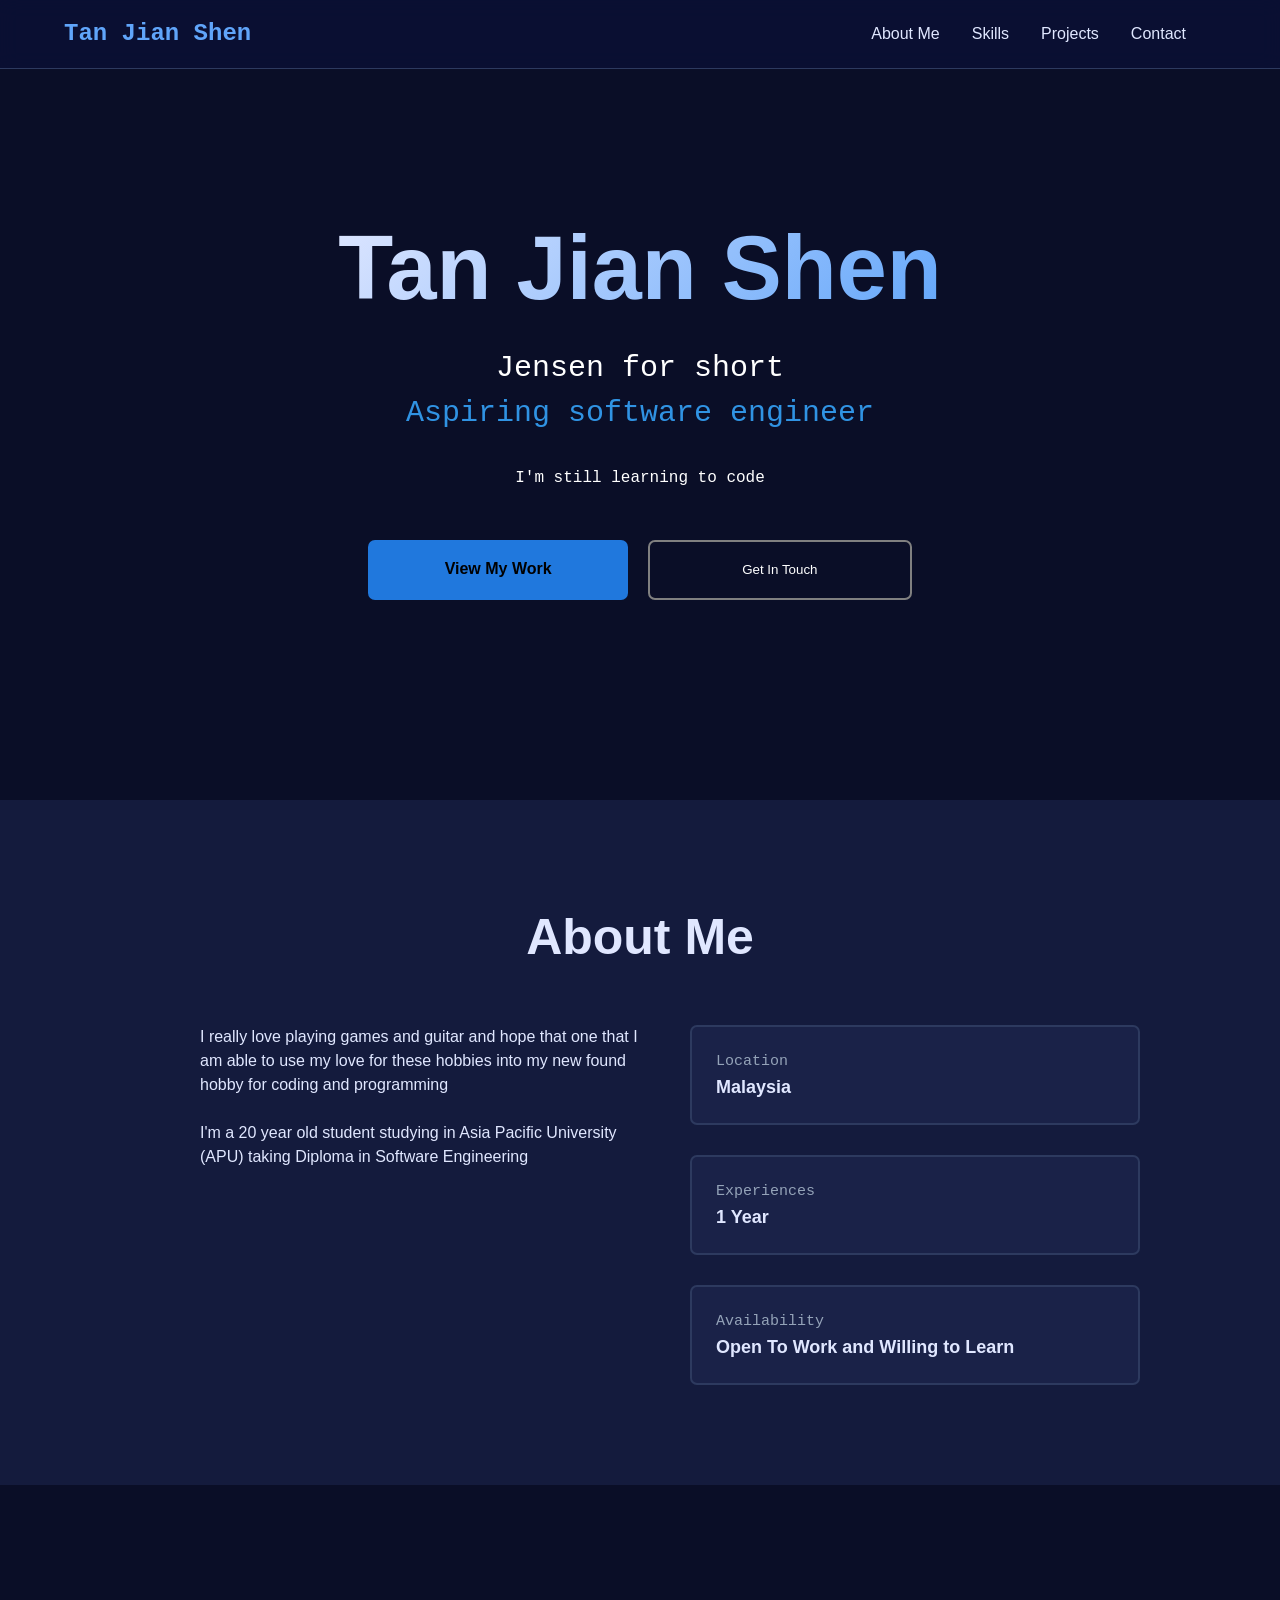
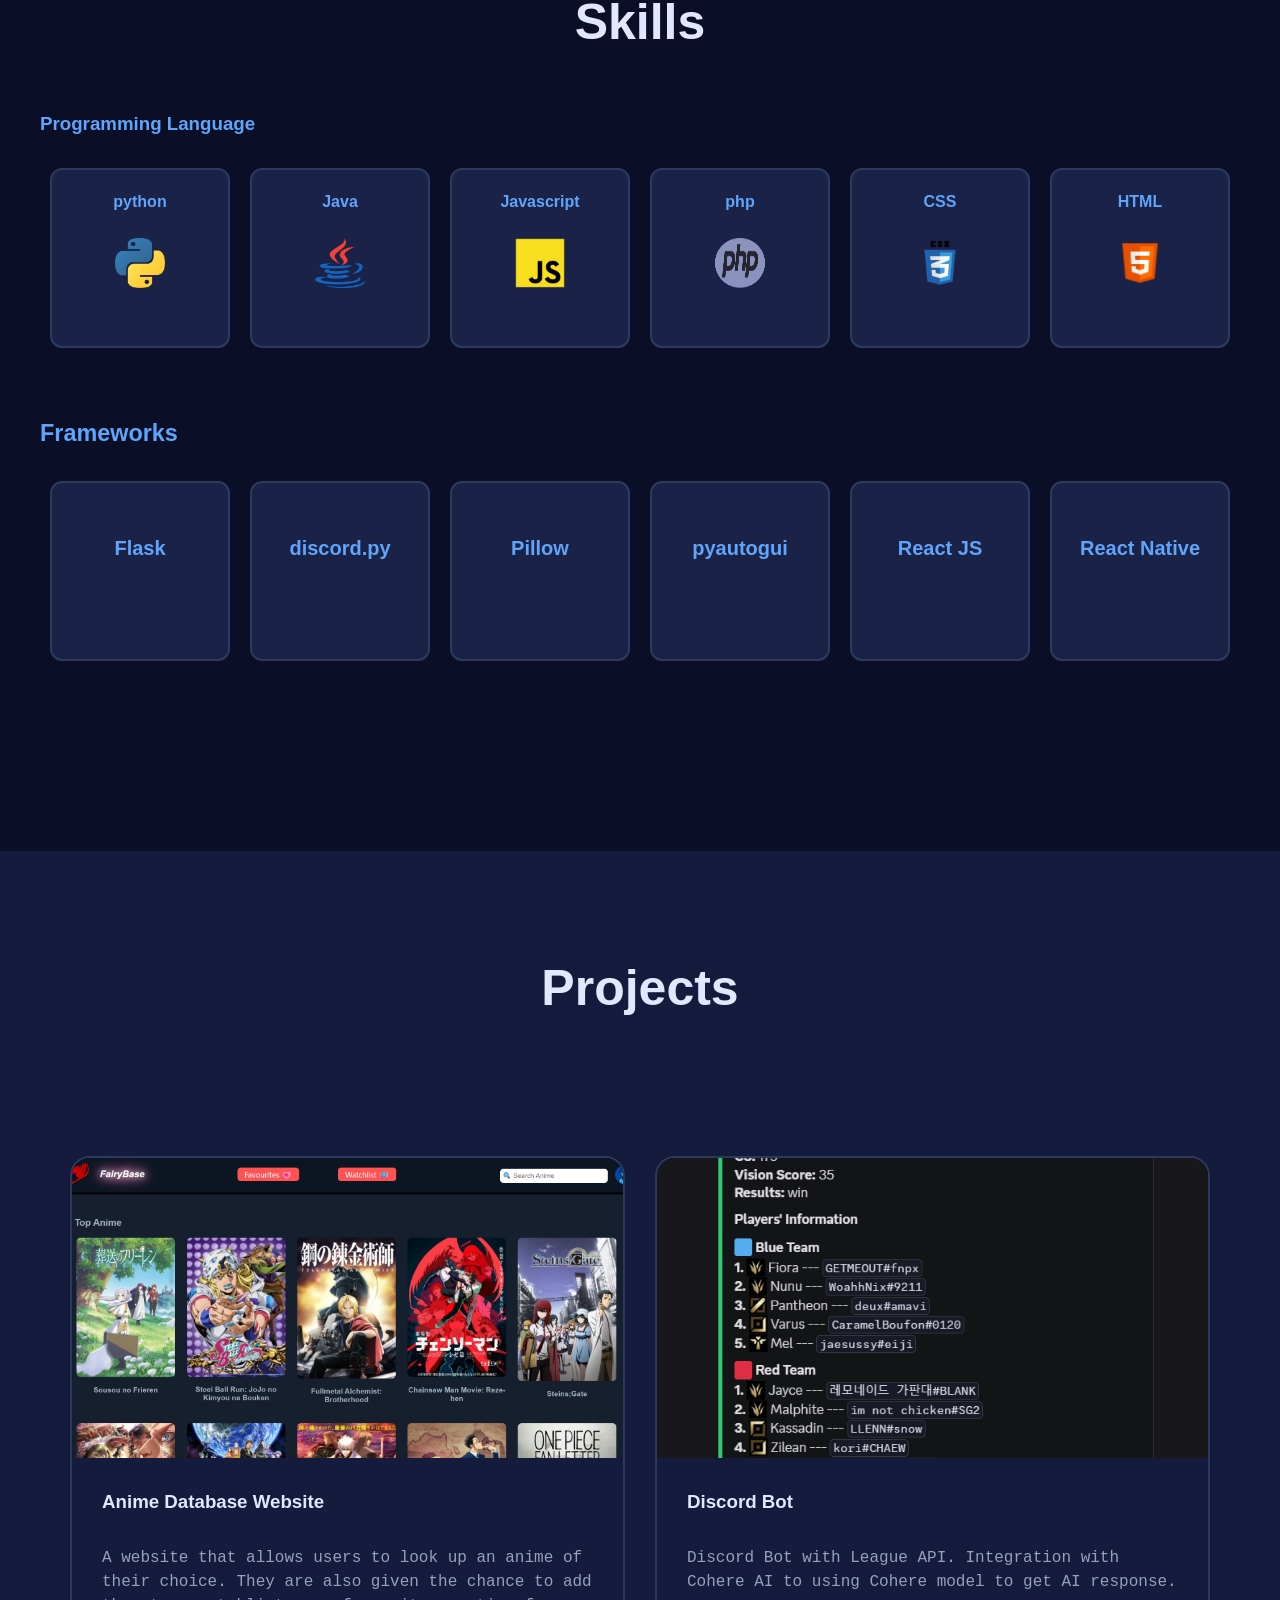
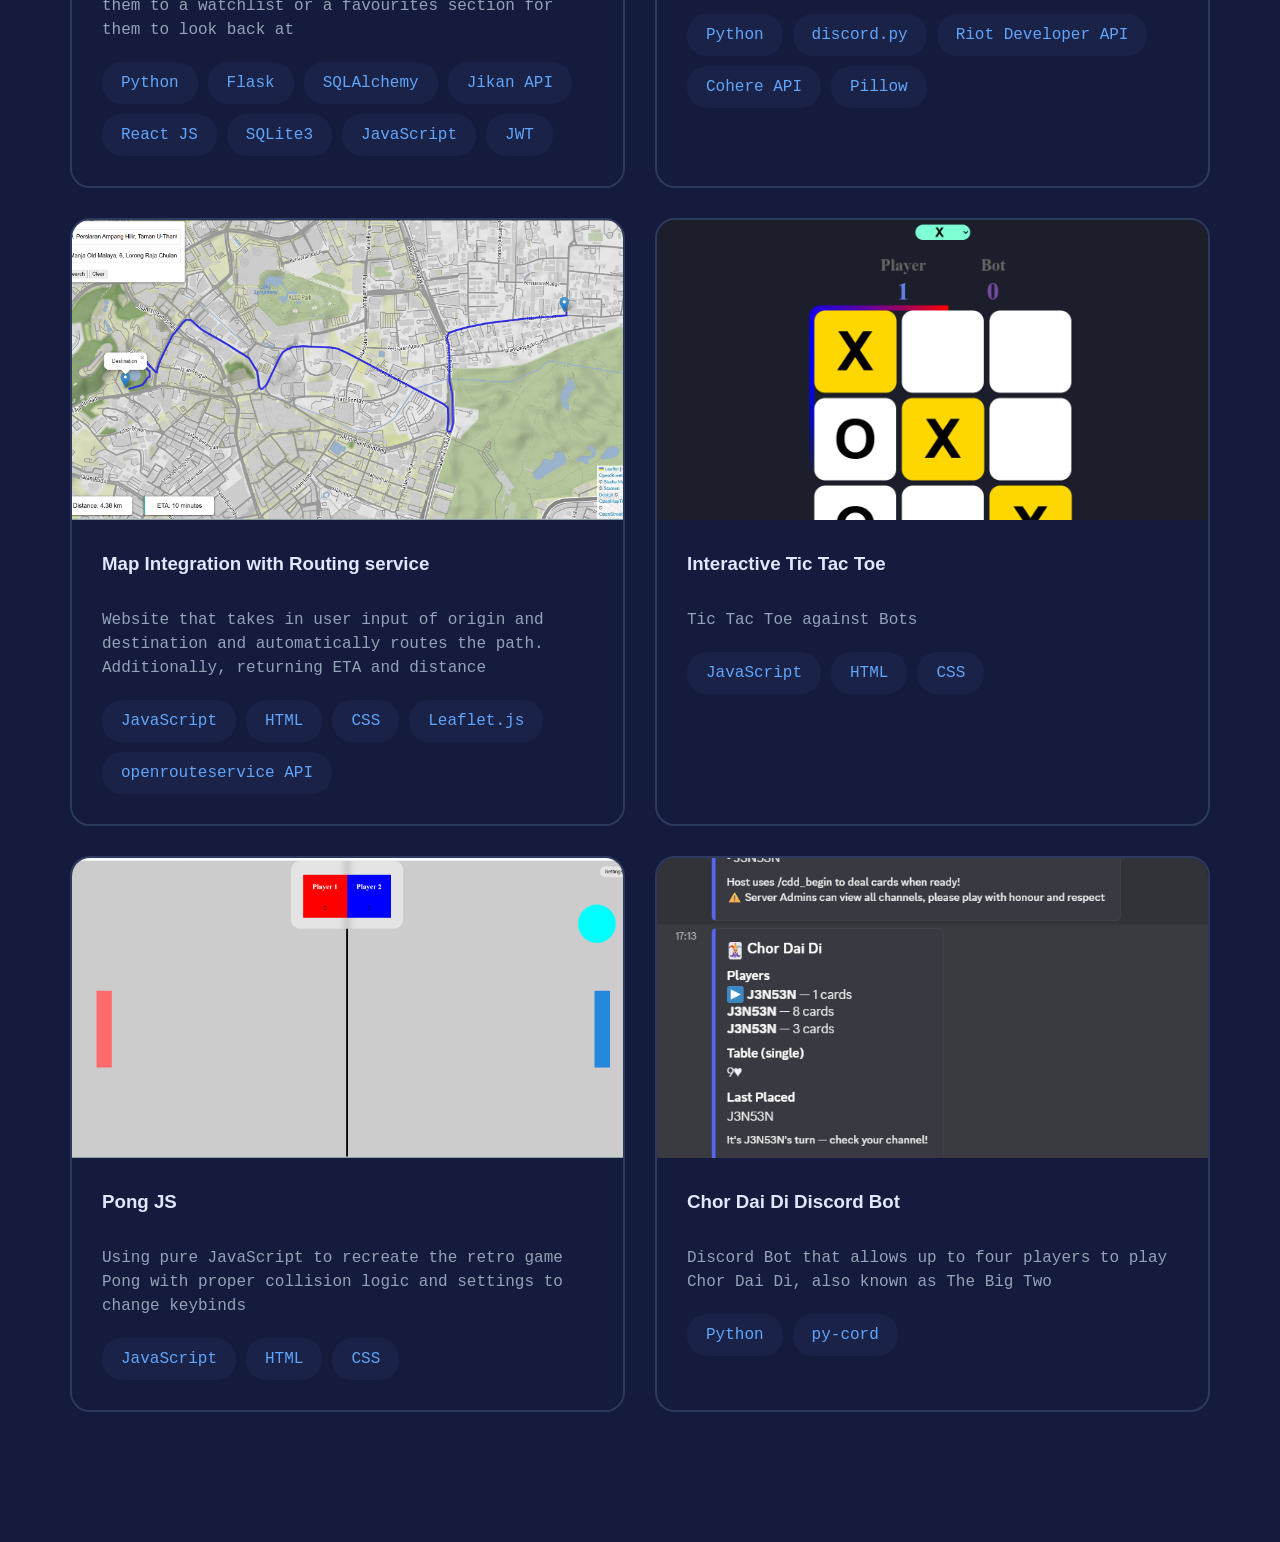
<file: index.html>
<!DOCTYPE html>
<html lang="en">
<head>
    <meta charset="UTF-8">
    <meta name="viewport" content="width=device-width, initial-scale=1.0">
    <title>Portfolio</title>
    <link rel="stylesheet" href="./styles.css">
</head>
<body>
    <!-- Navigation Section -->
    <nav id="nav" class="nav">
        <div class="navBar">
            <a class="logo" href="#home">Tan Jian Shen</a>
            <ul class="nav-content">
                <li><a href="#about">About Me</a></li>
                <li><a href="#skills">Skills</a></li>
                <li><a href="#projects">Projects</a></li>
                <li><a href="#home" class="btn-contact-nav">Contact</a></li>
            </ul>
        </div>
    </nav>

    <!-- Main Page Section? -->
    <div id="home" class="hero">
        <div class="container">
            <div class="my-content">
                <h1 class="name">Tan Jian Shen</h1>
                <p class="subheader">Jensen for short</p>
                <p class="subtitle"> Aspiring software engineer</p>
                <p class="description">I'm still learning to code</p>
                <div class="main-cta">
                    <a href="#projects" class="btn btn-project">View My Work</a>
                    <button class="btn btn-contact">Get In Touch</button>

                </div>
                <div id="contacts" class="contacts">
                    <div><a href="https://github.com/LLENNP90" target="_blank"><img class="contacts-img" src="./images/github.png" ></a></div>
                    <div><a href="https://www.instagram.com/j3n53n02/" target="_blank"><img class="contacts-img" src="./images/instagram.png" ></a></div>
                    <div><a href="https://www.linkedin.com/in/tan-jian-shen-82088a345/" target="_blank"><img class="contacts-img" src="./images/linkedin.png" ></a></div>
                    <div><a href="https://discordapp.com/users/559699566937636870" target="_blank"><img class="contacts-img" src="./images/discord.png" ></a></div>
                </div>
            </div>
        </div>
    </div>

    <!-- About Section -->
    <div id="about" class="about">
        <div class="container">
            <h2 class="about-title">About Me</h2>
            <div class="about-content">
                <div class="about-text">
                    <p>I really love playing games and guitar and hope that one that I am able to use my love for these hobbies into my new found hobby for coding and programming</p> <br>
                    <p>I'm a 20 year old student studying in Asia Pacific University (APU) taking Diploma in Software Engineering</p>
                </div>
                <div class="about-info">
                    <div class="info-item">
                        <p class="info-h">Location</p>
                        <p class="info-d">Malaysia</p>
                    </div>
                    <div class="info-item">
                        <p class="info-h">Experiences</p>
                        <p class="info-d">1 Year</p>
                    </div>
                    <div class="info-item">
                        <p class="info-h">Availability</p>
                        <p class="info-d">Open To Work and Willing to Learn</p>
                    </div>
                </div>
            </div>
        </div>
    </div>

    <!-- Skills Section -->
    <div id="skills" class="skills">
        <div class="container">
            <h2 class="skill-title">Skills</h2>
            <div class="skills-category">
                <h3 class="category-title">Programming Language</h3>
                <div class="skill-grid"></div>
            </div>
            <div class="skills-category" id="framework">
                <h3 class="category-title">Frameworks</h3>
                <div class="framework-grid"></div>
            </div>
        </div>
    </div>

    <!-- Projects Section -->
    <div id="projects" class="projects">
        <div class="container">
            <h2 class="project-title">Projects</h2>
            <div class="project-grid">
                <div class="project-card">
                    <div class="project-img">
                        <img src="images/FairyBase.png" alt="test">
                    </div>
                    <div class="project-info">
                        <h3>Anime Database Website</h3>
                        <p class="project-description">A website that allows users to look up an anime of their choice. They are also given the chance to add them to a watchlist or a favourites section for them to look back at</p>
                        <div class="project-tags">
                            <span class="tag">Python</span>
                            <span class="tag">Flask</span>
                            <span class="tag">SQLAlchemy</span>
                            <span class="tag">Jikan API</span>
                            <span class="tag">React JS</span>
                            <span class="tag">SQLite3</span>
                            <span class="tag">JavaScript</span>
                            <span class="tag">JWT</span>
                        </div>
                    </div>
                </div>
                <div class="project-card">
                    <div class="project-img">
                        <img id="discord" src="images/lol_bot.png" alt="test">
                    </div>
                    <div class="project-info">
                        <h3>Discord Bot</h3>
                        <p class="project-description">Discord Bot with League API. Integration with Cohere AI to using Cohere model to get AI response.</p>
                        <div class="project-tags">
                            <span class="tag">Python</span>
                            <span class="tag">discord.py</span>
                            <span class="tag">Riot Developer API</span>
                            <span class="tag">Cohere API</span>
                            <span class="tag">Pillow</span>
                        </div>
                    </div>
                </div>
                <div class="project-card">
                    <div class="project-img">
                        <img src="images/map-eg.png" alt="test" >
                    </div>
                    <div class="project-info">
                        <h3>Map Integration with Routing service</h3>
                        <p class="project-description">Website that takes in user input of origin and destination and automatically routes the path. Additionally, returning ETA and distance</p>
                        <div class="project-tags">
                            <span class="tag">JavaScript</span>
                            <span class="tag">HTML</span>
                            <span class="tag">CSS</span>
                            <span class="tag">Leaflet.js</span>
                            <span class="tag">openrouteservice API</span>
                        </div>
                    </div>
                </div>
                <div class="project-card">
                    <div class="project-img">
                        <img src="images/tictactoe.png" alt="test" >
                    </div>
                    <div class="project-info">
                        <h3>Interactive Tic Tac Toe </h3>
                        <p class="project-description">Tic Tac Toe against Bots</p>
                        <div class="project-tags">
                            <span class="tag">JavaScript</span>
                            <span class="tag">HTML</span>
                            <span class="tag">CSS</span>
                        </div>
                    </div>
                </div>
                <div class="project-card">
                    <div class="project-img">
                        <img src="images/pongJs.png" alt="test" >
                    </div>
                    <div class="project-info">
                        <h3>Pong JS </h3>
                        <p class="project-description">Using pure JavaScript to recreate the retro game Pong with proper collision logic and settings to change keybinds</p>
                        <div class="project-tags">
                            <span class="tag">JavaScript</span>
                            <span class="tag">HTML</span>
                            <span class="tag">CSS</span>
                        </div>
                    </div>
                </div>
                <div class="project-card">
                    <div class="project-img">
                        <img src="images/cdd_bot.png" alt="test" >
                    </div>
                    <div class="project-info">
                        <h3>Chor Dai Di Discord Bot</h3>
                        <p class="project-description">Discord Bot that allows up to four players to play Chor Dai Di, also known as The Big Two</p>
                        <div class="project-tags">
                            <span class="tag">Python</span>
                            <span class="tag">py-cord</span>
                        </div>
                    </div>
                </div>
            </div>
        </div>
    </div>
    <script src="script.js"></script>
</body>
</html>
</file>
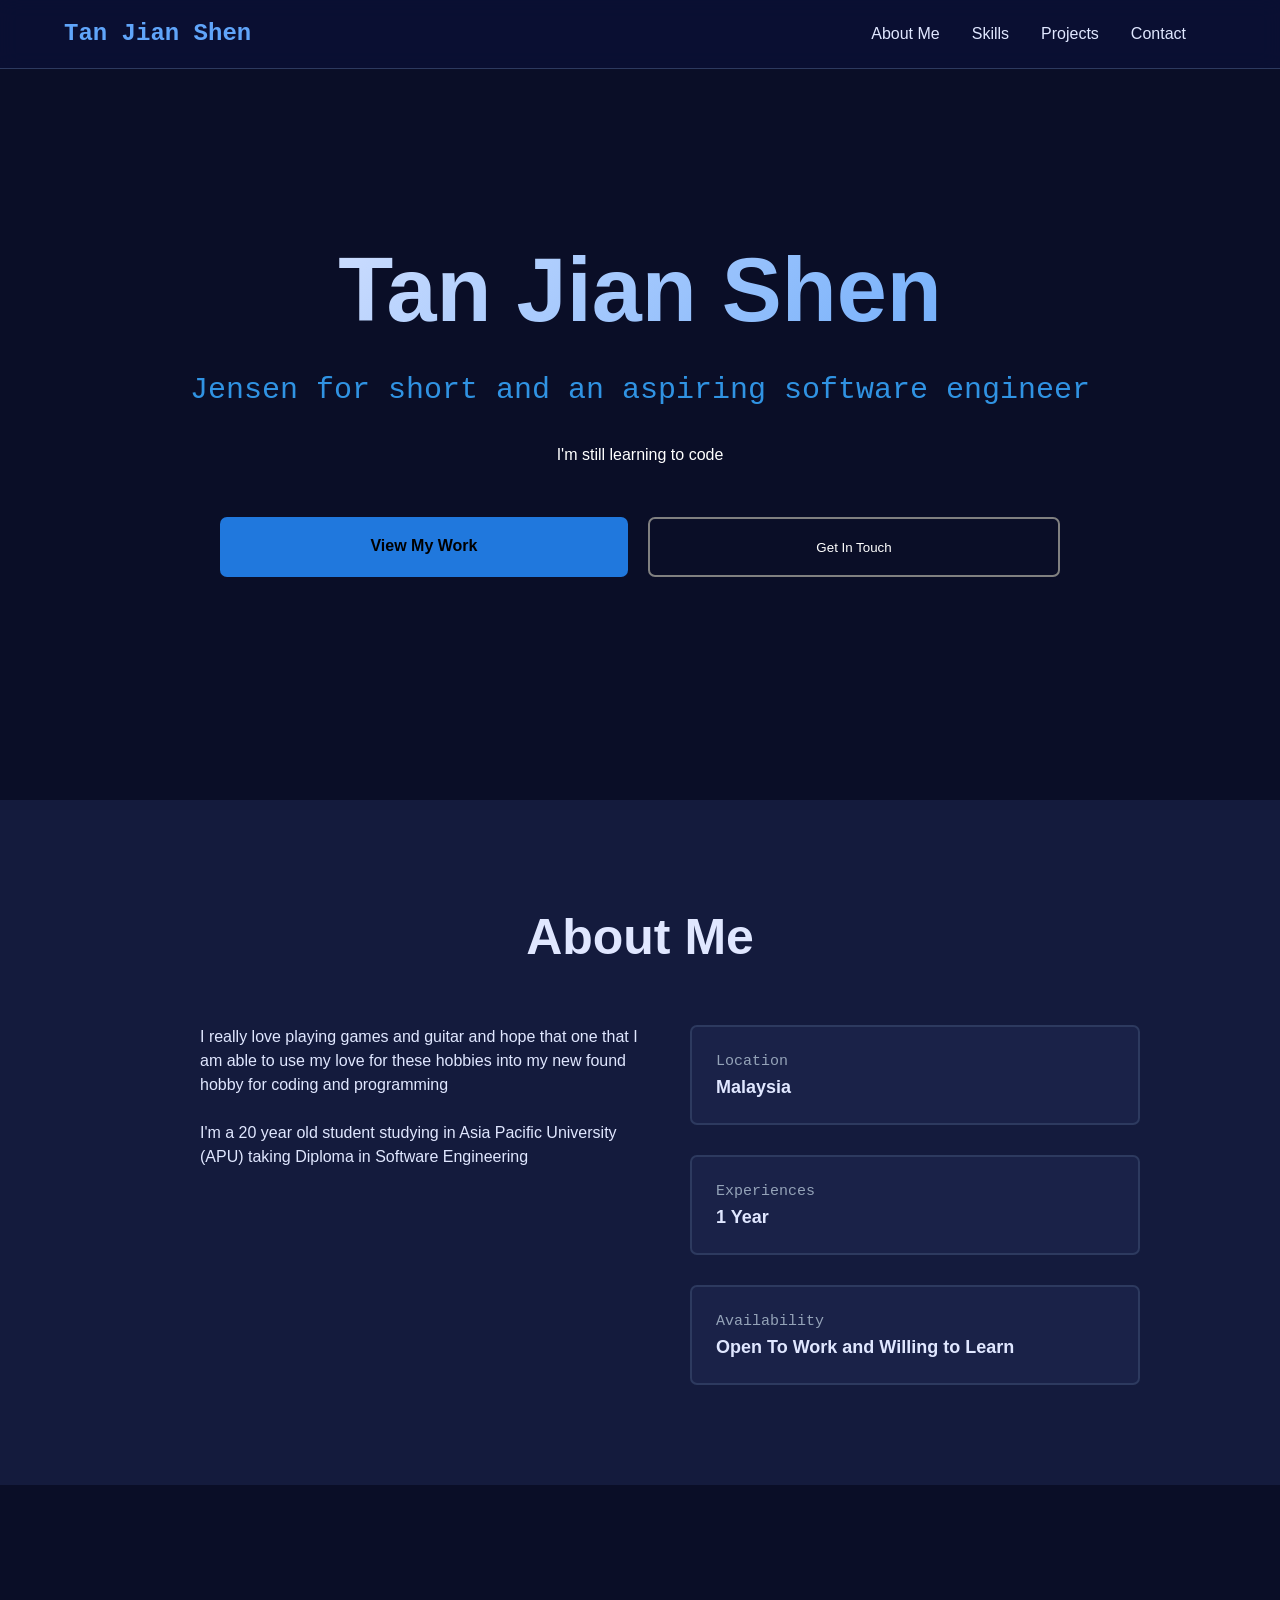
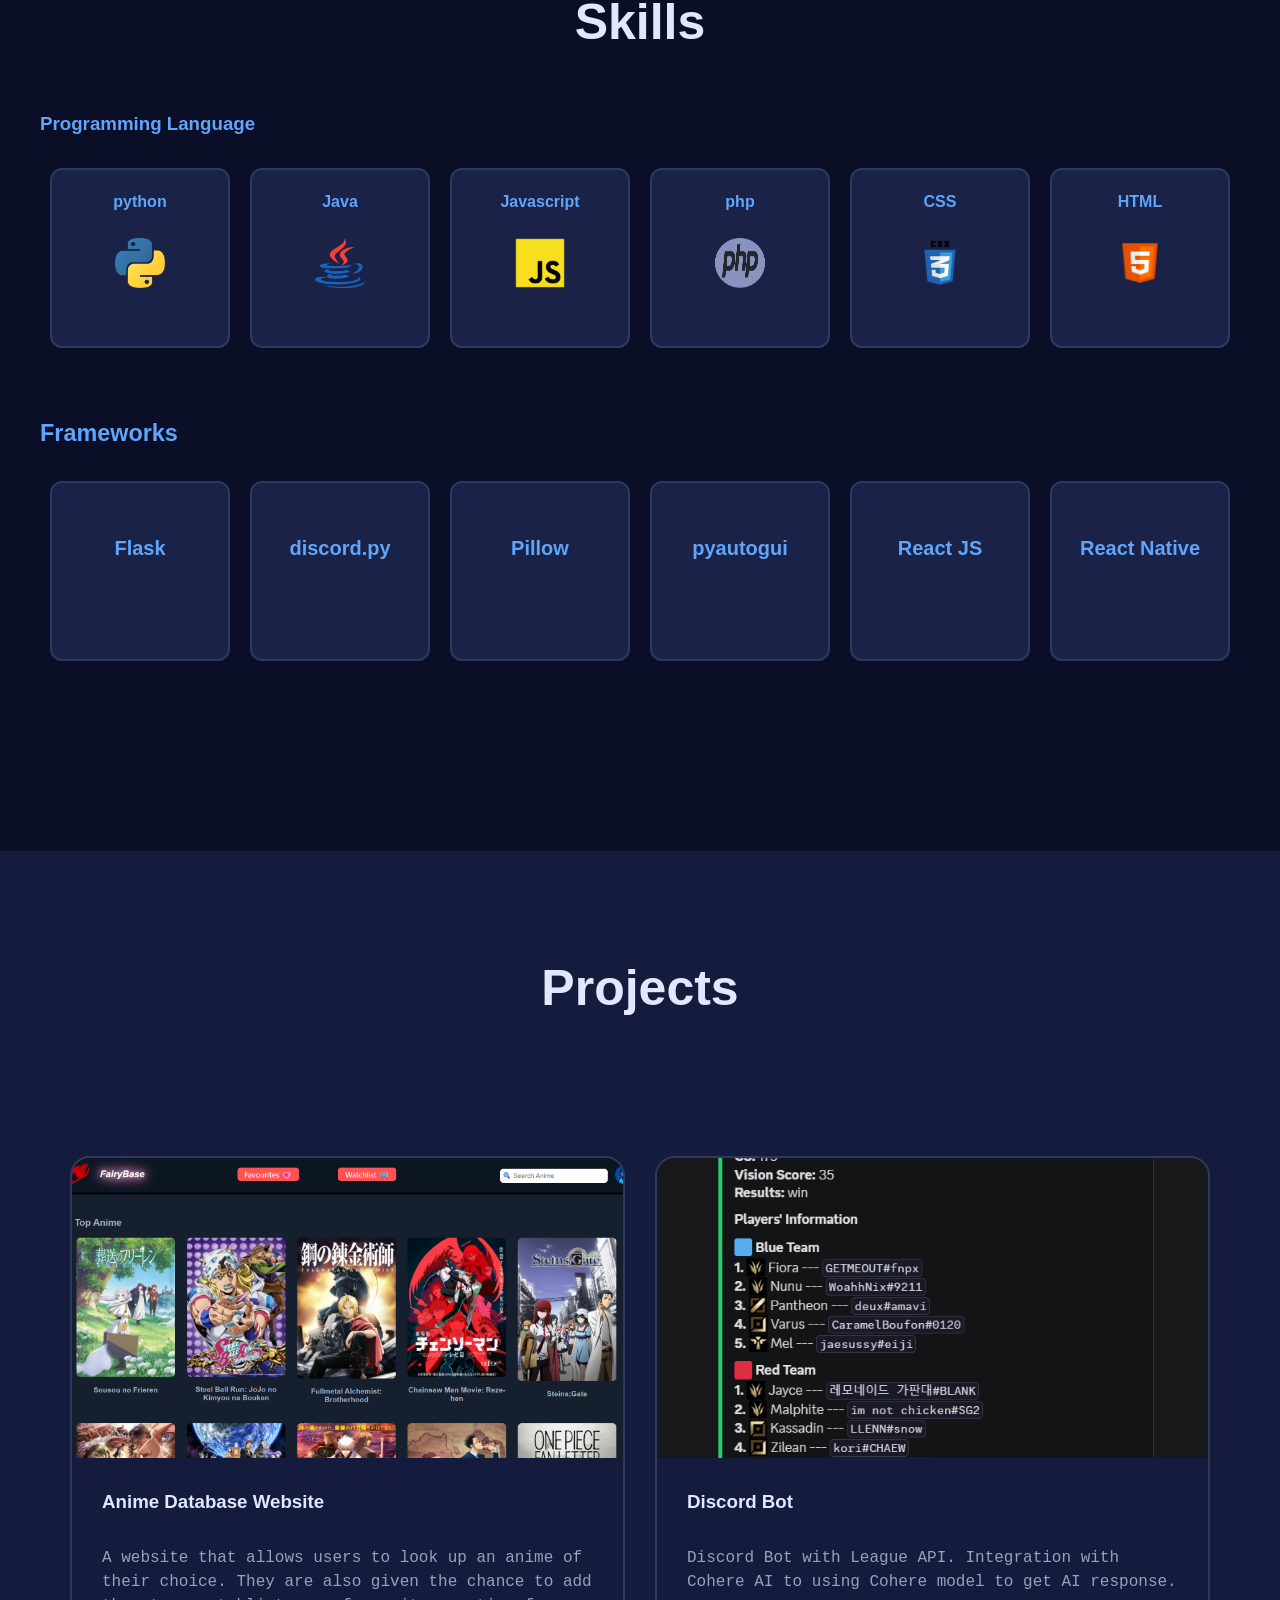
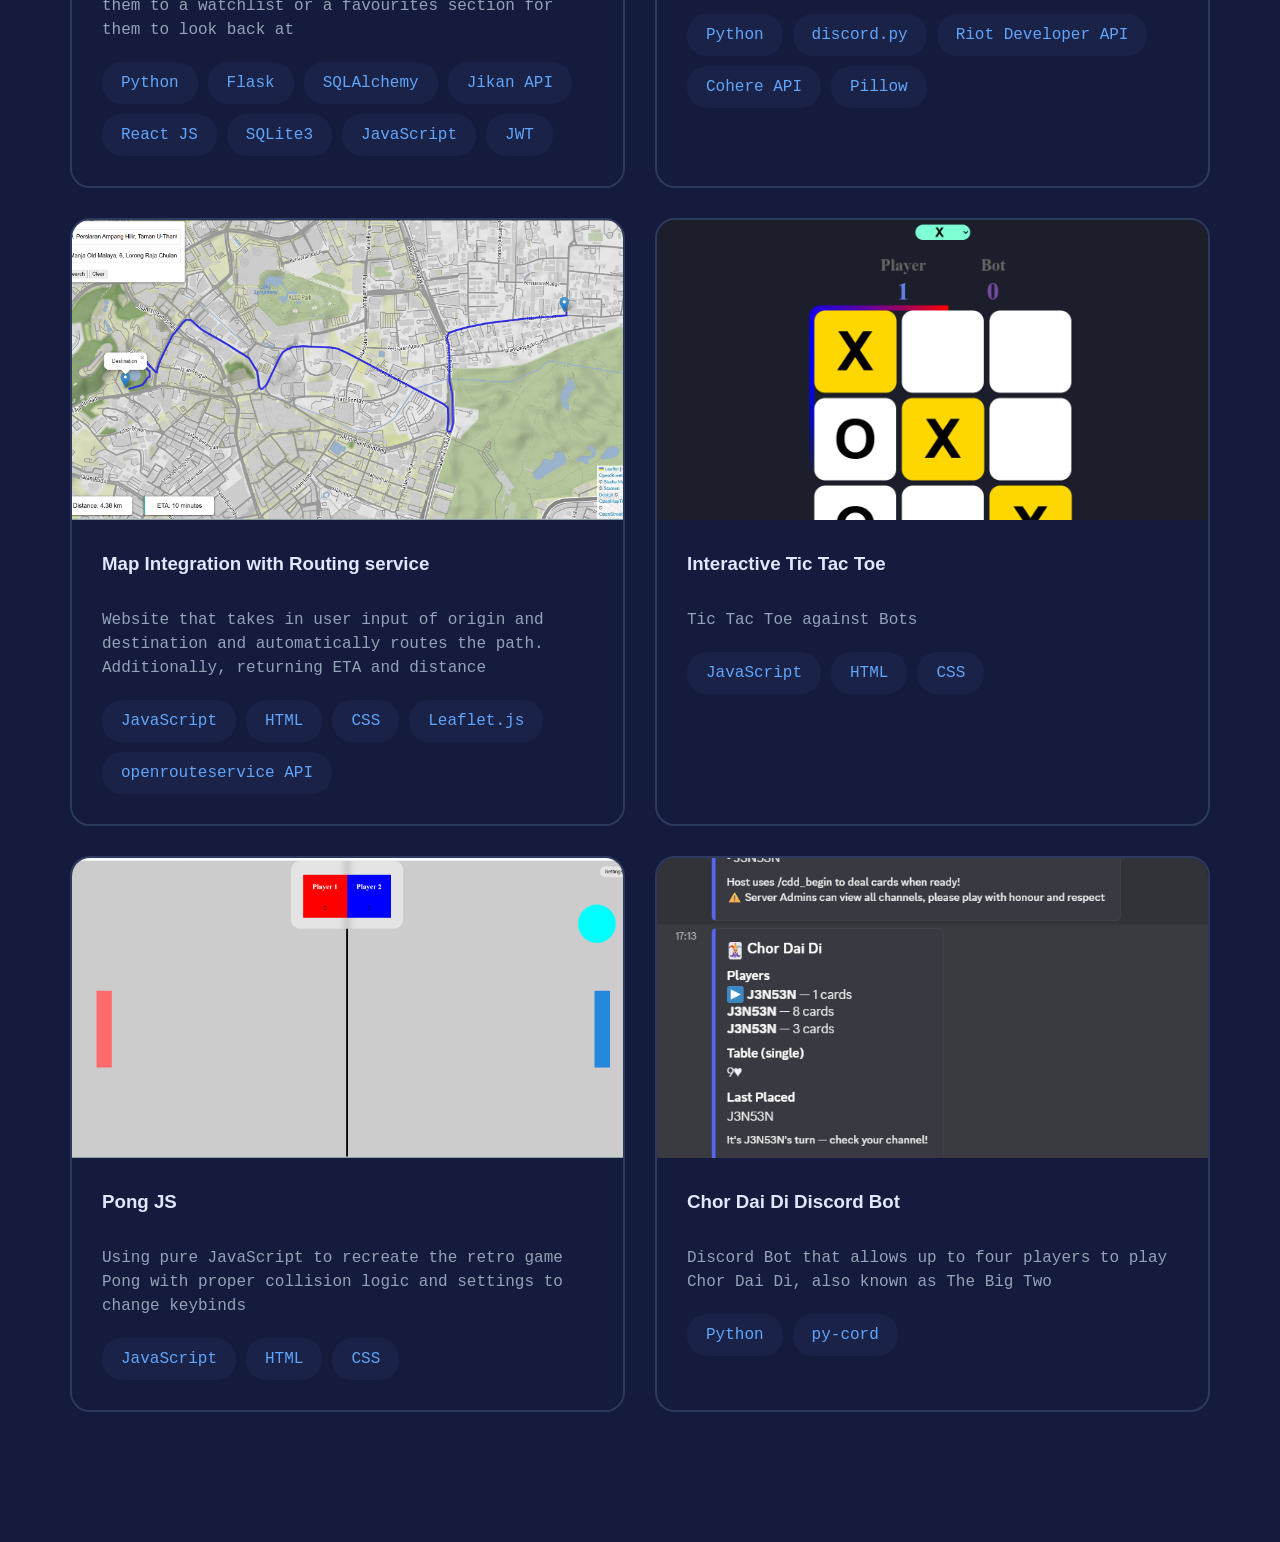
<file: tanjianshen_portfolio.html>
<!DOCTYPE html>
<html lang="en">
<head>
    <meta charset="UTF-8">
    <meta name="viewport" content="width=device-width, initial-scale=1.0">
    <title>Portfolio</title>
    <link rel="stylesheet" href="./tanjianshen_styles.css">
</head>
<body>
    <!-- Navigation Section -->
    <nav id="nav" class="nav">
        <div class="navBar">
            <a class="logo" href="#home">Tan Jian Shen</a>
            <ul class="nav-content">
                <li><a href="#about">About Me</a></li>
                <li><a href="#skills">Skills</a></li>
                <li><a href="#projects">Projects</a></li>
                <li><a href="#home" class="btn-contact-nav">Contact</a></li>
            </ul>
        </div>
    </nav>

    <!-- Main Page Section? -->
    <div id="home" class="hero">
        <div class="container">
            <div class="my-content">
                <h1 class="name">Tan Jian Shen</h1>
                <p class="subtitle">Jensen for short and an aspiring software engineer</p>
                <p class="description">I'm still learning to code</p>
                <div class="main-cta">
                    <a href="#projects" class="btn btn-project">View My Work</a>
                    <button class="btn btn-contact">Get In Touch</button>

                </div>
                <div id="contacts" class="contacts">
                    <div><a href="https://github.com/LLENNP90" target="_blank"><img class="contacts-img" src="./images/github.png" ></a></div>
                    <div><a href="https://www.instagram.com/j3n53n02/" target="_blank"><img class="contacts-img" src="./images/instagram.png" ></a></div>
                    <div><a href="https://www.linkedin.com/in/tan-jian-shen-82088a345/" target="_blank"><img class="contacts-img" src="./images/linkedin.png" ></a></div>
                    <div><a href="https://discordapp.com/users/559699566937636870" target="_blank"><img class="contacts-img" src="./images/discord.png" ></a></div>
                </div>
            </div>
        </div>
    </div>

    <!-- About Section -->
    <div id="about" class="about">
        <div class="container">
            <h2 class="about-title">About Me</h2>
            <div class="about-content">
                <div class="about-text">
                    <p>I really love playing games and guitar and hope that one that I am able to use my love for these hobbies into my new found hobby for coding and programming</p> <br>
                    <p>I'm a 20 year old student studying in Asia Pacific University (APU) taking Diploma in Software Engineering</p>
                </div>
                <div class="about-info">
                    <div class="info-item">
                        <p class="info-h">Location</p>
                        <p class="info-d">Malaysia</p>
                    </div>
                    <div class="info-item">
                        <p class="info-h">Experiences</p>
                        <p class="info-d">1 Year</p>
                    </div>
                    <div class="info-item">
                        <p class="info-h">Availability</p>
                        <p class="info-d">Open To Work and Willing to Learn</p>
                    </div>
                </div>
            </div>
        </div>
    </div>

    <!-- Skills Section -->
    <div id="skills" class="skills">
        <div class="container">
            <h2 class="skill-title">Skills</h2>
            <div class="skills-category">
                <h3 class="category-title">Programming Language</h3>
                <div class="skill-grid"></div>
            </div>
            <div class="skills-category" id="framework">
                <h3 class="category-title">Frameworks</h3>
                <div class="framework-grid"></div>
            </div>
        </div>
    </div>

    <!-- Projects Section -->
    <div id="projects" class="projects">
        <div class="container">
            <h2 class="project-title">Projects</h2>
            <div class="project-grid">
                <div class="project-card">
                    <div class="project-img">
                        <img src="images/FairyBase.png" alt="test">
                    </div>
                    <div class="project-info">
                        <h3>Anime Database Website</h3>
                        <p class="project-description">A website that allows users to look up an anime of their choice. They are also given the chance to add them to a watchlist or a favourites section for them to look back at</p>
                        <div class="project-tags">
                            <span class="tag">Python</span>
                            <span class="tag">Flask</span>
                            <span class="tag">SQLAlchemy</span>
                            <span class="tag">Jikan API</span>
                            <span class="tag">React JS</span>
                            <span class="tag">SQLite3</span>
                            <span class="tag">JavaScript</span>
                            <span class="tag">JWT</span>
                        </div>
                    </div>
                </div>
                <div class="project-card">
                    <div class="project-img">
                        <img id="discord" src="images/lol_bot.png" alt="test">
                    </div>
                    <div class="project-info">
                        <h3>Discord Bot</h3>
                        <p class="project-description">Discord Bot with League API. Integration with Cohere AI to using Cohere model to get AI response.</p>
                        <div class="project-tags">
                            <span class="tag">Python</span>
                            <span class="tag">discord.py</span>
                            <span class="tag">Riot Developer API</span>
                            <span class="tag">Cohere API</span>
                            <span class="tag">Pillow</span>
                        </div>
                    </div>
                </div>
                <div class="project-card">
                    <div class="project-img">
                        <img src="images/map-eg.png" alt="test" >
                    </div>
                    <div class="project-info">
                        <h3>Map Integration with Routing service</h3>
                        <p class="project-description">Website that takes in user input of origin and destination and automatically routes the path. Additionally, returning ETA and distance</p>
                        <div class="project-tags">
                            <span class="tag">JavaScript</span>
                            <span class="tag">HTML</span>
                            <span class="tag">CSS</span>
                            <span class="tag">Leaflet.js</span>
                            <span class="tag">openrouteservice API</span>
                        </div>
                    </div>
                </div>
                <div class="project-card">
                    <div class="project-img">
                        <img src="images/tictactoe.png" alt="test" >
                    </div>
                    <div class="project-info">
                        <h3>Interactive Tic Tac Toe </h3>
                        <p class="project-description">Tic Tac Toe against Bots</p>
                        <div class="project-tags">
                            <span class="tag">JavaScript</span>
                            <span class="tag">HTML</span>
                            <span class="tag">CSS</span>
                        </div>
                    </div>
                </div>
                <div class="project-card">
                    <div class="project-img">
                        <img src="images/pongJs.png" alt="test" >
                    </div>
                    <div class="project-info">
                        <h3>Pong JS </h3>
                        <p class="project-description">Using pure JavaScript to recreate the retro game Pong with proper collision logic and settings to change keybinds</p>
                        <div class="project-tags">
                            <span class="tag">JavaScript</span>
                            <span class="tag">HTML</span>
                            <span class="tag">CSS</span>
                        </div>
                    </div>
                </div>
                <div class="project-card">
                    <div class="project-img">
                        <img src="images/cdd_bot.png" alt="test" >
                    </div>
                    <div class="project-info">
                        <h3>Chor Dai Di Discord Bot</h3>
                        <p class="project-description">Discord Bot that allows up to four players to play Chor Dai Di, also known as The Big Two</p>
                        <div class="project-tags">
                            <span class="tag">Python</span>
                            <span class="tag">py-cord</span>
                        </div>
                    </div>
                </div>
            </div>
        </div>
    </div>
    <script src="tanjianshen_script.js"></script>
</body>
</html>
</file>
<file: styles.css>
*{
    margin: 0;
    padding: 0;
    box-sizing: border-box;
}

body{
    background-color: var(--color-bg);
    color: var(--color-text);
    font-family: var(--font-sans);
    line-height: 1.5;
}

:root {
    /* Colors */
    --color-bg: #0a0e27;
    --color-bg-secondary: #141b3d;
    --color-bg-card: #1a2248;
    --color-text: #e0e7ff;
    --color-text-secondary: #94a3b8;
    --color-accent: #60a5fa;
    --color-accent-hover: #3b82f6;
    --color-border: #2d3a5f;
    
    /* Spacing */
    --spacing-xs: 0.5rem;
    --spacing-sm: 1rem;
    --spacing-md: 1.5rem;
    --spacing-lg: 2rem;
    --spacing-xl: 3rem;
    --spacing-2xl: 4rem;
    --spacing-3xl: 6rem;
    
    /* Typography */
    --font-sans: -apple-system, BlinkMacSystemFont, 'Segoe UI', 'Roboto', 'Oxygen', 'Ubuntu', 'Cantarell', sans-serif;
    --font-mono: 'SF Mono', 'Monaco', 'Inconsolata', 'Fira Code', monospace;
    
    /* Transitions */
    --transition: all 0.3s ease;
}

html{
    scroll-behavior:smooth;
}

.nav{
    position: fixed;
    top: 0;
    left: 0;
    right: 0;
    background-color: rgba(11, 16, 53, 0.9);
    backdrop-filter: blur(10px);
    border-bottom: 1px solid var(--color-border);
    z-index: 1000;
}

.navBar{
    max-width: 1200px;
    margin: 0 auto;
    padding: var(--spacing-sm) var(--spacing-md);
    display: flex;
    justify-content: space-between;
    align-items: center;
}

.logo{
    font-size: 1.5rem;
    font-weight: 700; /*bold*/
    color: var(--color-accent);
    text-decoration: none;
    font-family: var(--font-mono);
    cursor: pointer;
}

.nav-content{
    display: flex;
    gap: var(--spacing-lg);
    list-style: none;
}

.nav-content a{
    color: var(--color-text);
    text-decoration: none;
    transition: var(--transition);
}

.nav-content a:hover{
    cursor: pointer;
    color: var(--color-accent);
}
.hero{
    display: flex;
    min-height: 800px;
    /* margin-top: 200px; */
    justify-content: center;
    align-items: center;
    position: relative;
}

/* .container{
    align-items: center;
    justify-content: center;
} */

.my-content{
    z-index: 1;
    color: white;
    text-align: center;
    justify-content: center;
    padding: 10px;
    position: relative;
}
.name{
    font-size: 90px;
    margin-bottom: 10px;
    background: linear-gradient(135deg, var(--color-text) 0%, var(--color-accent) 100%);
    -webkit-background-clip: text;
    -webkit-text-fill-color: transparent;
    background-clip: text;
}

.subheader{
    font-size: 30px;
    font-family: var(--font-mono);
    text-align: center;
}
.subtitle{
    color: rgb(48, 147, 227);
    font-family: var(--font-mono);
    font-size: 30px;
    margin-bottom: 30px;  
}

.description{
    font-family: var(--font-mono);
    margin-bottom: 50px;
}

.main-cta{
    display: flex;
    justify-content: space-between;
    gap: 20px;
    cursor: pointer;
}

.btn{
    border-radius: 7px;
    height: 60px;
    width: 100px;
    text-align: center;
    padding: 17px;
    transition: all 0.3s ease;
    text-decoration: none;
    cursor: pointer;
}

.btn-project{
    font-weight: 600;
    flex: 1;
    margin-left: 30px;
    color: black;
    background-color: rgb(32, 120, 221);

}
.btn-project:hover{
    background-color: var(--color-accent-hover);
    transform: translateY(-4px);
    box-shadow: 0px 5px 30px rgba(96, 165, 250, 0.3);
}

.btn-contact-nav{
    background-color: transparent;
    margin-right: 30px;
    color: white;
}

.btn-contact{
    flex: 1;
    background-color: transparent;
    margin-right: 30px;
    color: white;
    border: solid 2px gray;
}
.btn-contact:hover{
    transform: translateY(-4px);
    border: solid 2px var(--color-accent);
    color: var(--color-accent);
}

.about{
    display: flex;

    justify-content: center;
    align-items: center;
    position: relative;
    background-color: var(--color-bg-secondary);

}

.about-title{
    text-align: center;
    font-size: 50px;
    margin-top: 100px;
    margin-bottom: 50px;
}
.about-content{
    display: grid;
    grid-template-columns: 1fr 1fr;
    margin-bottom: 100px;
}
.about-text{
    margin-left: 200px;
}
.about-info{
    margin-left: 50px; 
    display: flex;
    flex-direction: column;
    gap: 30px;
}
.info-item{
    max-width: 450px;
    background-color: var(--color-bg-card);
    border: solid 2px var(--color-border);
    border-radius: 7px;
    height: 100px;
    padding: 24px;
}
.info-h{
   color: var(--color-text-secondary); 
   font-size: 15px;
   font-family: var(--font-mono);
}
.info-d{
   color: var(--color-text); 
   font-size: 18px;
   font-weight: 600;  
}

.skills{
    display: flex;
    margin-top: 100px;
    justify-content: center;
    align-items: center;
    position: relative;
    margin-bottom: 120px;
}
.skill-title{
    font-size: 50px;
    margin-bottom: 50px;
    text-align: center;
}
.skill-category{
    min-width: 600px;
}

.category-title{
    margin-bottom: 20px;
    
}

.skill-grid, .framework-grid{
    display: grid;
    grid-template-columns: repeat(6, 1fr);
    height: 8em;
    padding: 10px;
    justify-content: center;
    gap: 20px;
    margin-bottom:100px;
}
.skill-card{
    font-weight: bold;
    text-align: center;
    padding: 20px;
    height: 180px;
    width: 180px;
    border-radius: 12px;
    border: solid 2px var(--color-border);
    background-color: var(--color-bg-card);
    transition: all 0.3s ease;
    cursor: pointer;
}  

#framework{
    /* text-align: center; */
    padding-top: 30px;
    font-size: 20px;
}

.category-title{
    color: var(--color-accent);
}
.card-text{
    color: var(--color-accent);
}

.skill-card:hover{
    border: solid 2px var(--color-accent-hover);
    transform: translateY(-4px);
}

.projects{
    display: flex;
    justify-content: center;
    background-color: var(--color-bg-secondary);
}

.project-title{
    font-size: 50px;
    margin-top: 100px;
    text-align: center;
    margin-bottom: 100px;
}

.project-grid{
    display: grid;
    grid-template-columns: repeat(2, 1fr);
    gap: 30px;
    max-width: 1200px;
    /* min-height: 1000px; */
    margin: 0 auto 100px auto;
    padding:30px;
}
.project-card{
    border: solid 2px var(--color-border);
    border-radius: 20px;
    overflow: hidden;
    /* background-color: var(--color-bg); */
    /* display: flex;
    flex-direction: column;
    justify-content: center;
    align-items: center; */
}
.project-img{
    width: 100%;
    height: 300px;
    overflow: hidden;
    background-color: var(--color-bg);
}
.project-img img{
    width: 100%;
    height: 100%;
    object-fit: cover;
}

.project-info{
    padding: 30px;
    background-color: var(--color-bg-secondary);
}
.project-info h3{
    font-family: var(--font-sans);
    padding-bottom: 30px;
}
.project-info p{
    font-family: var(--font-mono);
    color: var(--color-text-secondary);
}
.project-tags{
    margin-top: 20px;
    display: flex;
    flex-wrap: wrap; /*makes it go down if there are too many tags*/
    gap: 10px;
    width: 100%;
}
.tag{
    padding:  0.375rem 1rem;
    background-color: var(--color-bg-card);
    text-align: center;
    border: solid 3px transparent;
    border-radius: 20px;
    font-family: var(--font-mono);
    color: var(--color-accent);
}
.project-card:hover .project-img img{
    cursor: pointer;
    transition: all 0.3s ease-in-out;
    transform: scale(1.05);
    transition: all 0.3s ease-out;
}

#contacts{
    display: none;
    margin-top: 40px;
    /* background-color: var(--color-bg-card); */
    gap: 50px;
    border-radius: 10px;
    position: absolute;
    margin-left: 20px;

    
/* 
    transform: translateY(-10px);
    transition: all 0.3s ease; */
}

/* Individual contact items */
#contacts > div {
    opacity: 0;
    transform: translateY(20px);  /* Start below */
    transition: opacity 0.4s ease, transform 0.4s ease;
}

/* > symbol represents child, nth-child(n) access a specific child */
#contacts > div:nth-child(1) {
    animation: slideDown 0.5s ease 0.1s forwards;
}

#contacts > div:nth-child(2) {
    animation: slideDown 0.5s ease 0.2s forwards;
}

#contacts > div:nth-child(3) {
    animation: slideDown 0.5s ease 0.3s forwards;
}

#contacts > div:nth-child(4) {
    animation: slideDown 0.5s ease 0.4s forwards; 
}
/* .project-description{
    display: none;
} */
    /* animation name / animation duration / animation-timing / animation-delay / animation-direction */

@keyframes slideDown {
    from {
        opacity: 0;
        transform: translate(20px,-20px);
    }
    to {
        opacity: 1;
        transform: translateY(0);
    }
}

@keyframes slideUp {
    from{
        opacity: 1;
        transform: translateY(0);
    }    
    to{
        opacity: 0;
        transform: translate(20px, -20px);
    }
}

.contacts-img{
    border-radius: 100%;
    max-height: 60px;
    transition: var(--transition);

}

.contacts-img:hover{
    transform: scale(1.3);

}

@media (max-width: 480px) {
    /* Navigation */
    .body{
        justify-content: center;
        align-items: center;
    }

    .nav{
        position: fixed;
    }
    .navBar {
        
        padding: var(--spacing-sm);
    }
    
    .logo {
        font-size: 2rem;
    }
    
    .nav-content {
        gap: var(--spacing-sm);
        font-size: 1rem;
    }
    
    /* Hero Section */
    .hero {
        min-height: 500px;
    }
    
    .name {
        font-size: 40px;  /* Much smaller for phones */
    }
    
    .subtitle {
        font-size: 18px;
    }
    
    .description {
        font-size: 14px;
    }
    
    .btn {
        height: 50px;
        padding: 7px;
        font-size: 14px;
    }
    
    /* Section Titles */
    .about-title,
    .project-title {
        font-size: 32px;  /* Smaller from 50px */
        margin-top: 60px;
        margin-bottom: 30px;
    }
    .skill-title{
        margin-bottom: 30px;
        margin-top: -5px;
        font-size: 32px; 
    }

    
    /* About Section */
    .about-content{
        display: flex;
        flex-direction: column;
    }

    .about-text {
        margin-left: 15px;
        margin-right: 15px;
        margin-bottom: 20px;
    }
    
    .about-info {
        margin-left: 15px;
        margin-right: 15px;
    }
    
    .info-item {
        /* padding: 18px; */
        height: auto;
    }
    
    /* Skills Section */

    .skills{
        display: flex;
        flex-direction: column;
        margin-top: 100px;
        justify-content: center;
        align-items: center;
        position: relative;
        
    }

    .skills-category{
        margin-bottom: 300px;
    }

    .skill-grid, .framework-grid {
        grid-template-columns: repeat(2, 1fr);  /* 2 columns on phone */
        /* gap: 20px; */
    }

    
    .skill-card {
        height: 120px;
        padding: 10px;
    }
    
    .skill-card p {
        font-size: 14px;
    }
    
    .skill-card img {
        height: 35px !important;
        width: 35px !important;
    }
    

    /* Projects Section */
    .projects{
        margin-top: -200px;
    }
    .project-grid {
        padding: 0 15px;
    }
    
    .project-img {
        height: 100px;
    }
    
    .project-info {
        padding: 15px;
    }
    
    .project-info h3 {
        font-size: 1.1rem;
        padding-bottom: 15px;
    }
    
    .project-info p {
        font-size: 0.85rem;
    }
    
    .tag {
        padding: 0.25rem 0.6rem;
        font-size: 0.65rem;
    }

    .project-description{
        display: none;
    }
    
    /* Contacts */
    #contacts {
        gap: 15px;
    }
    
    .contacts-img {
        max-height: 45px;
    }
}
</file>
<file: tanjianshen_styles.css>
*{
    margin: 0;
    padding: 0;
    box-sizing: border-box;
}

body{
    background-color: var(--color-bg);
    color: var(--color-text);
    font-family: var(--font-sans);
    line-height: 1.5;
}

:root {
    /* Colors */
    --color-bg: #0a0e27;
    --color-bg-secondary: #141b3d;
    --color-bg-card: #1a2248;
    --color-text: #e0e7ff;
    --color-text-secondary: #94a3b8;
    --color-accent: #60a5fa;
    --color-accent-hover: #3b82f6;
    --color-border: #2d3a5f;
    
    /* Spacing */
    --spacing-xs: 0.5rem;
    --spacing-sm: 1rem;
    --spacing-md: 1.5rem;
    --spacing-lg: 2rem;
    --spacing-xl: 3rem;
    --spacing-2xl: 4rem;
    --spacing-3xl: 6rem;
    
    /* Typography */
    --font-sans: -apple-system, BlinkMacSystemFont, 'Segoe UI', 'Roboto', 'Oxygen', 'Ubuntu', 'Cantarell', sans-serif;
    --font-mono: 'SF Mono', 'Monaco', 'Inconsolata', 'Fira Code', monospace;
    
    /* Transitions */
    --transition: all 0.3s ease;
}

html{
    scroll-behavior:smooth;
}

.nav{
    position: fixed;
    top: 0;
    left: 0;
    right: 0;
    background-color: rgba(11, 16, 53, 0.9);
    backdrop-filter: blur(10px);
    border-bottom: 1px solid var(--color-border);
    z-index: 1000;
}

.navBar{
    max-width: 1200px;
    margin: 0 auto;
    padding: var(--spacing-sm) var(--spacing-md);
    display: flex;
    justify-content: space-between;
    align-items: center;
}

.logo{
    font-size: 1.5rem;
    font-weight: 700; /*bold*/
    color: var(--color-accent);
    text-decoration: none;
    font-family: var(--font-mono);
    cursor: pointer;
}

.nav-content{
    display: flex;
    gap: var(--spacing-lg);
    list-style: none;
}

.nav-content a{
    color: var(--color-text);
    text-decoration: none;
    transition: var(--transition);
}

.nav-content a:hover{
    cursor: pointer;
    color: var(--color-accent);
}
.hero{
    display: flex;
    min-height: 800px;
    /* margin-top: 200px; */
    justify-content: center;
    align-items: center;
    position: relative;
}

/* .container{
    align-items: center;
    justify-content: center;
} */

.my-content{
    z-index: 1;
    color: white;
    text-align: center;
    justify-content: center;
    padding: 10px;
    position: relative;
}
.name{
    font-size: 90px;
    margin-bottom: 10px;
    background: linear-gradient(135deg, var(--color-text) 0%, var(--color-accent) 100%);
    -webkit-background-clip: text;
    -webkit-text-fill-color: transparent;
    background-clip: text;
}
.subtitle{
    color: rgb(48, 147, 227);
    font-family: var(--font-mono);
    font-size: 30px;
    margin-bottom: 30px;  
}

.description{
    margin-bottom: 50px;
}

.main-cta{
    display: flex;
    justify-content: space-between;
    gap: 20px;
    cursor: pointer;
}

.btn{
    border-radius: 7px;
    height: 60px;
    width: 100px;
    text-align: center;
    padding: 17px;
    transition: all 0.3s ease;
    text-decoration: none;
    cursor: pointer;
}

.btn-project{
    font-weight: 600;
    flex: 1;
    margin-left: 30px;
    color: black;
    background-color: rgb(32, 120, 221);

}
.btn-project:hover{
    background-color: var(--color-accent-hover);
    transform: translateY(-4px);
    box-shadow: 0px 5px 30px rgba(96, 165, 250, 0.3);
}

.btn-contact-nav{
    background-color: transparent;
    margin-right: 30px;
    color: white;
}

.btn-contact{
    flex: 1;
    background-color: transparent;
    margin-right: 30px;
    color: white;
    border: solid 2px gray;
}
.btn-contact:hover{
    transform: translateY(-4px);
    border: solid 2px var(--color-accent);
    color: var(--color-accent);
}

.about{
    display: flex;

    justify-content: center;
    align-items: center;
    position: relative;
    background-color: var(--color-bg-secondary);

}

.about-title{
    text-align: center;
    font-size: 50px;
    margin-top: 100px;
    margin-bottom: 50px;
}
.about-content{
    display: grid;
    grid-template-columns: 1fr 1fr;
    margin-bottom: 100px;
}
.about-text{
    margin-left: 200px;
}
.about-info{
    margin-left: 50px; 
    display: flex;
    flex-direction: column;
    gap: 30px;
}
.info-item{
    max-width: 450px;
    background-color: var(--color-bg-card);
    border: solid 2px var(--color-border);
    border-radius: 7px;
    height: 100px;
    padding: 24px;
}
.info-h{
   color: var(--color-text-secondary); 
   font-size: 15px;
   font-family: var(--font-mono);
}
.info-d{
   color: var(--color-text); 
   font-size: 18px;
   font-weight: 600;  
}

.skills{
    display: flex;
    margin-top: 100px;
    justify-content: center;
    align-items: center;
    position: relative;
    margin-bottom: 120px;
}
.skill-title{
    font-size: 50px;
    margin-bottom: 50px;
    text-align: center;
}
.skill-category{
    min-width: 600px;
}

.category-title{
    margin-bottom: 20px;
    
}

.skill-grid, .framework-grid{
    display: grid;
    grid-template-columns: repeat(6, 1fr);
    height: 8em;
    padding: 10px;
    justify-content: center;
    gap: 20px;
    margin-bottom:100px;
}
.skill-card{
    font-weight: bold;
    text-align: center;
    padding: 20px;
    height: 180px;
    width: 180px;
    border-radius: 12px;
    border: solid 2px var(--color-border);
    background-color: var(--color-bg-card);
    transition: all 0.3s ease;
    cursor: pointer;
}  

#framework{
    /* text-align: center; */
    padding-top: 30px;
    font-size: 20px;
}

.category-title{
    color: var(--color-accent);
}
.card-text{
    color: var(--color-accent);
}

.skill-card:hover{
    border: solid 2px var(--color-accent-hover);
    transform: translateY(-4px);
}

.projects{
    display: flex;
    justify-content: center;
    background-color: var(--color-bg-secondary);
}

.project-title{
    font-size: 50px;
    margin-top: 100px;
    text-align: center;
    margin-bottom: 100px;
}

.project-grid{
    display: grid;
    grid-template-columns: repeat(2, 1fr);
    gap: 30px;
    max-width: 1200px;
    /* min-height: 1000px; */
    margin: 0 auto 100px auto;
    padding:30px;
}
.project-card{
    border: solid 2px var(--color-border);
    border-radius: 20px;
    overflow: hidden;
    /* background-color: var(--color-bg); */
    /* display: flex;
    flex-direction: column;
    justify-content: center;
    align-items: center; */
}
.project-img{
    width: 100%;
    height: 300px;
    overflow: hidden;
    background-color: var(--color-bg);
}
.project-img img{
    width: 100%;
    height: 100%;
    object-fit: cover;
}

.project-info{
    padding: 30px;
    background-color: var(--color-bg-secondary);
}
.project-info h3{
    font-family: var(--font-sans);
    padding-bottom: 30px;
}
.project-info p{
    font-family: var(--font-mono);
    color: var(--color-text-secondary);
}
.project-tags{
    margin-top: 20px;
    display: flex;
    flex-wrap: wrap; /*makes it go down if there are too many tags*/
    gap: 10px;
    width: 100%;
}
.tag{
    padding:  0.375rem 1rem;
    background-color: var(--color-bg-card);
    text-align: center;
    border: solid 3px transparent;
    border-radius: 20px;
    font-family: var(--font-mono);
    color: var(--color-accent);
}
.project-card:hover .project-img img{
    cursor: pointer;
    transition: all 0.3s ease-in-out;
    transform: scale(1.05);
    transition: all 0.3s ease-out;
}

#contacts{
    display: none;
    margin-top: 40px;
    /* background-color: var(--color-bg-card); */
    gap: 50px;
    border-radius: 10px;
    position: absolute;
    margin-left: 20px;

    
/* 
    transform: translateY(-10px);
    transition: all 0.3s ease; */
}

/* Individual contact items */
#contacts > div {
    opacity: 0;
    transform: translateY(20px);  /* Start below */
    transition: opacity 0.4s ease, transform 0.4s ease;
}

/* > symbol represents child, nth-child(n) access a specific child */
#contacts > div:nth-child(1) {
    animation: slideDown 0.5s ease 0.1s forwards;
}

#contacts > div:nth-child(2) {
    animation: slideDown 0.5s ease 0.2s forwards;
}

#contacts > div:nth-child(3) {
    animation: slideDown 0.5s ease 0.3s forwards;
}

#contacts > div:nth-child(4) {
    animation: slideDown 0.5s ease 0.4s forwards; 
}
/* .project-description{
    display: none;
} */
    /* animation name / animation duration / animation-timing / animation-delay / animation-direction */

@keyframes slideDown {
    from {
        opacity: 0;
        transform: translate(20px,-20px);
    }
    to {
        opacity: 1;
        transform: translateY(0);
    }
}

@keyframes slideUp {
    from{
        opacity: 1;
        transform: translateY(0);
    }    
    to{
        opacity: 0;
        transform: translate(20px, -20px);
    }
}

.contacts-img{
    border-radius: 100%;
    max-height: 60px;
    transition: var(--transition);

}

.contacts-img:hover{
    transform: scale(1.3);

}

@media (max-width: 480px) {
    /* Navigation */
    .body{
        justify-content: center;
        align-items: center;
    }

    .nav{
        position: fixed;
    }
    .navBar {
        
        padding: var(--spacing-sm);
    }
    
    .logo {
        font-size: 2rem;
    }
    
    .nav-content {
        gap: var(--spacing-sm);
        font-size: 1rem;
    }
    
    /* Hero Section */
    .hero {
        min-height: 500px;
    }
    
    .name {
        font-size: 40px;  /* Much smaller for phones */
    }
    
    .subtitle {
        font-size: 18px;
    }
    
    .description {
        font-size: 14px;
    }
    
    .btn {
        height: 50px;
        padding: 7px;
        font-size: 14px;
    }
    
    /* Section Titles */
    .about-title,
    .project-title {
        font-size: 32px;  /* Smaller from 50px */
        margin-top: 60px;
        margin-bottom: 30px;
    }
    .skill-title{
        margin-bottom: 30px;
        margin-top: -5px;
        font-size: 32px; 
    }

    
    /* About Section */
    .about-content{
        display: flex;
        flex-direction: column;
    }

    .about-text {
        margin-left: 15px;
        margin-right: 15px;
        margin-bottom: 20px;
    }
    
    .about-info {
        margin-left: 15px;
        margin-right: 15px;
    }
    
    .info-item {
        /* padding: 18px; */
        height: auto;
    }
    
    /* Skills Section */

    .skills{
        display: flex;
        flex-direction: column;
        margin-top: 100px;
        justify-content: center;
        align-items: center;
        position: relative;
        
    }

    .skills-category{
        margin-bottom: 300px;
    }

    .skill-grid, .framework-grid {
        grid-template-columns: repeat(2, 1fr);  /* 2 columns on phone */
        /* gap: 20px; */
    }

    
    .skill-card {
        height: 120px;
        padding: 10px;
    }
    
    .skill-card p {
        font-size: 14px;
    }
    
    .skill-card img {
        height: 35px !important;
        width: 35px !important;
    }
    

    /* Projects Section */
    .projects{
        margin-top: -200px;
    }
    .project-grid {
        padding: 0 15px;
    }
    
    .project-img {
        height: 100px;
    }
    
    .project-info {
        padding: 15px;
    }
    
    .project-info h3 {
        font-size: 1.1rem;
        padding-bottom: 15px;
    }
    
    .project-info p {
        font-size: 0.85rem;
    }
    
    .tag {
        padding: 0.25rem 0.6rem;
        font-size: 0.65rem;
    }

    .project-description{
        display: none;
    }
    
    /* Contacts */
    #contacts {
        gap: 15px;
    }
    
    .contacts-img {
        max-height: 45px;
    }
}
</file>
